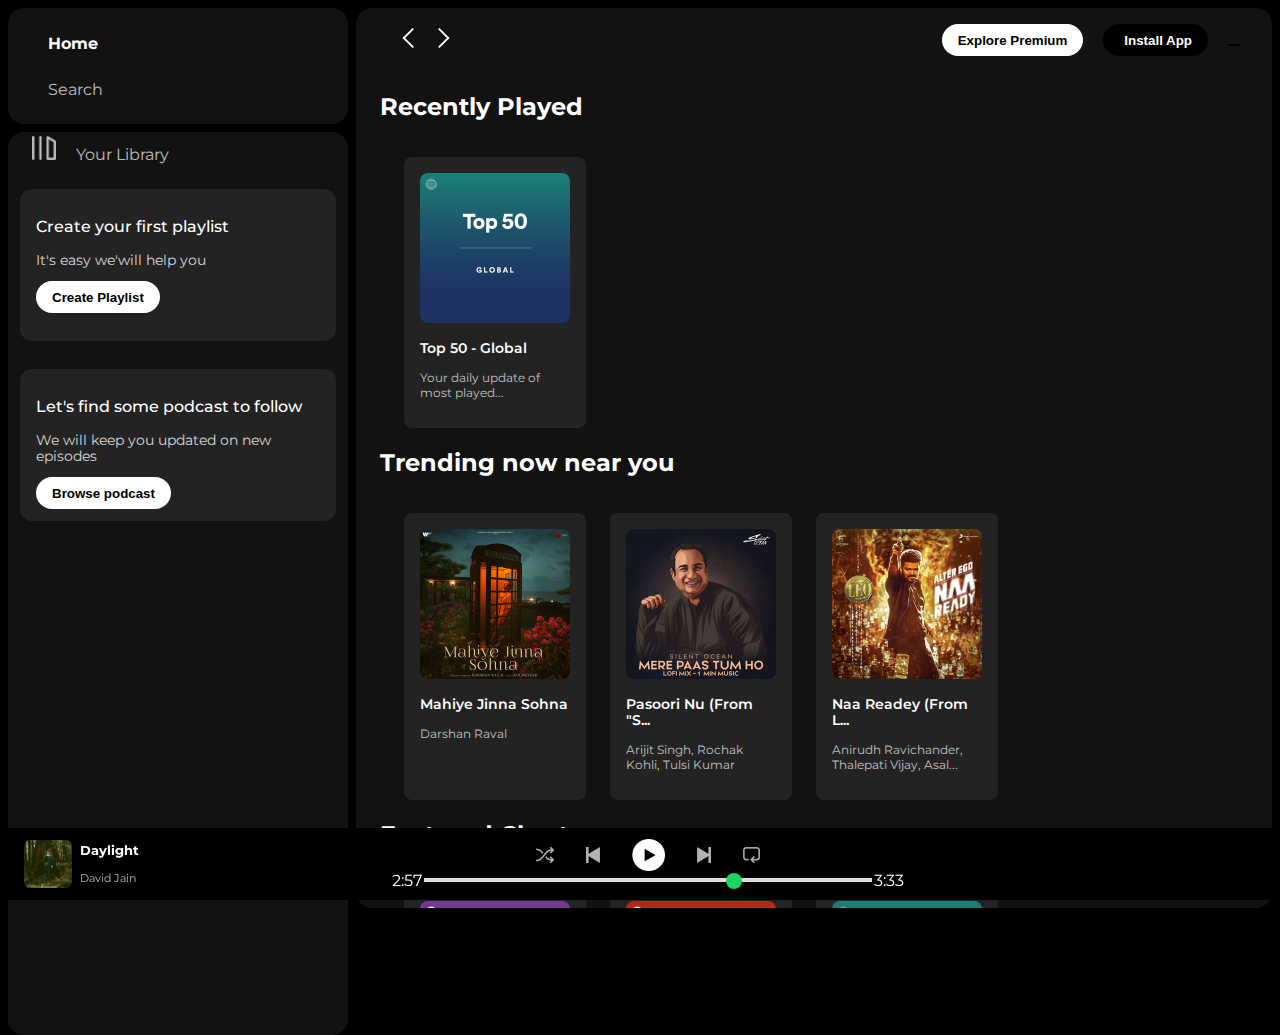
<file: index.html>
<!DOCTYPE html>
<html lang="en">
<head>
    <meta charset="UTF-8">
    <meta name="viewport" content="width=device-width, initial-scale=1.0">
    <link rel="stylesheet" href="https://cdnjs.cloudflare.com/ajax/libs/font-awesome/6.4.0/css/all.min.css" integrity="sha512-iecdLmaskl7CVkqkXNQ/ZH/XLlvWZOJyj7Yy7tcenmpD1ypASozpmT/E0iPtmFIB46ZmdtAc9eNBvH0H/ZpiBw==" crossorigin="anonymous" referrerpolicy="no-referrer" />
    <!-- font awesome main jitne bhi icon hain usko link krne ke liye -->
    <link rel="icon" href="./Icons/logo.png">
    <title>Spotify - Web Player: Music for everyone</title>
    <link rel="stylesheet" href="style.css">
    <!-- google fonts linking open -->
    <link rel="preconnect" href="https://fonts.googleapis.com">
    <link rel="preconnect" href="https://fonts.gstatic.com" crossorigin>
    <link href="https://fonts.googleapis.com/css2?family=Montserrat:wght@300;400;500;600;700&family=Poppins&family=Roboto:wght@300&display=swap" rel="stylesheet">
    <!-- google fonts linking close -->
</head>
<body>
    <div class="main">
        <div class="sidebar">
            <div class="nav">



                <div class="nav-option" style="opacity: 1;">
                    <!-- icon -->
                    <i class="fa-solid fa-house"></i>
                    <!-- opcity 1 for bright icon bar -->
                    <a href="#"><b>Home</b></a>
                </div>


               <div class="nav-option">
                     <!-- icon -->
                     <i class="fa-solid fa-magnifying-glass"></i>
                     <a href="#">Search</a>
                </div>



            </div>
                                                        <!-- nav option home and search box end -->


            <div class="library">
                <div class="options">


                    
                    <div class="lib-option nav-option">
                        <!-- nav option to get hower effect -->
                        <!-- adding image expect of icon -->
                        <img src="./Icons/library_icon.png" alt="Sher internet file error">
                        <!-- opcity 1 for bright icon bar -->
                        <a href="#">Your Library</a>
                    </div>


                    <div class="icon">
                        <!-- icon -->
                        <i class="fa-solid fa-plus"></i>
                        <i class="fa-solid fa-arrow-right"></i>
                        <!-- opcity 1 for bright icon bar -->
                    </div>
                </div>  







<!-- boxes of playlist and podcast -->
                
                <div class="lib-boxes">
                    <div class="box">
                        <p class="box-p1">Create your first playlist</p>
                        <p class="box-p2">It's easy we'will help you</p>
                        <button class="badge">Create Playlist</button>
                    </div>


                    <div class="box">
                        <p class="box-p1">Let's find some podcast to follow</p>
                        <p class="box-p2">We will keep you updated on new episodes</p>
                        <button class="badge">Browse podcast</button>
                    </div>
                </div>
                
            </div>
        </div>
        <div class="main-content">
             <!-- navbar -->
            <div class="sticky-nav">
                <div class="sticky-nav-icons">
                    <img src="./Icons/backward_icon.png">
                    <img src="./Icons/forward_icon.png" class="hide">
                </div>
                <div class="sticky-nav-option">
                    <button class="badge nav-item hide">Explore Premium</button>
                <!-- download button -->
                <a href="https://play.google.com/store/apps/details?id=com.spotify.music&hl=en_IN&gl=US">
                    <button class="badge nav-item dark-badge"><i class="fa-regular fa-circle-down" style="margin-right: 5px;"></i>Install App</button>
                </a>    
                     <!-- margin between explore premium and installl aap icons by adding style margin left 5px in html -->
                     <a href="Login.html/index.html">
                        <button class="uuuu">
                            <i class="fa-regular fa-user"></i>
                         </button>
                     </a>
                     
                     
                </div>              
            </div>





            <!-- card dic -->
            <div class="cards">
                <h2>Recently Played</h2> 
                <div class="cards-container">
                    <div class="card">
                        <img src="./Icons/card1img.jpeg" class="card-img">
                        <p class="card-title">Top 50 - Global</p>
                        <p class="card-info">Your daily update of most played...</p>
                    </div>
                </div>


                <h2>Trending now near you</h2>
                <div class="cards-container">
                    <div class="card">
                        <img src="./Icons/card2img.jpeg" class="card-img">
                        <p class="card-title">Mahiye Jinna Sohna</p>
                        <p class="card-info">Darshan Raval</p>
                    </div>
                    <div class="card">
                        <img src="./Icons/card3img.jpeg" class="card-img">
                        <p class="card-title">Pasoori Nu (From "S...</p>
                        <p class="card-info">Arijit Singh, Rochak Kohli, Tulsi Kumar</p>
                    </div>
                    <div class="card">
                        <img src="./Icons/card4img.jpeg" class="card-img">
                        <p class="card-title">Naa Readey (From L...</p>
                        <p class="card-info">Anirudh Ravichander, Thalepati Vijay, Asal...</p>
                    </div>
                </div>
               

                <h2>Featured Charts</h2>
                <div class="cards-container">
                    <div class="card">
                        <img src="./Icons/card5img.jpeg" class="card-img">
                        <p class="card-title">Top Songs - Global</p>
                        <p class="card-info">Your weekly update of most played...</p>
                    </div>
                    <div class="card">
                        <img src="./Icons/card6img.jpeg" class="card-img">
                        <p class="card-title">Top Songs - India</p>
                        <p class="card-info">Your weekly update of most played...</p>
                    </div>
                    <div class="card">
                        <img src="./Icons/card1img.jpeg" class="card-img">
                        <p class="card-title">Top 50 - Global</p>
                        <p class="card-info">Your daily update of most played...</p>
                    </div>
                </div>
                <div class="footer">
                    <div class="line"></div>
                </div>
            </div>
        </div>
       






        <div class="music-player">




            <div class="album">
                <div class="album-l-side-icons">
                <!-- <img src="./Icons/daylight.jfif" alt="" class="sl"> -->                    
                        <img src="./Icons/daylight.jfif" class="album-icon">      
                        <!-- <img src="./Icons/card4img.jpeg" alt="">   -->
                        
                        <div class="iop">
                                <p><b>Daylight</b></p>
                                <p class="singer">David Jain</p>
                        </div>
                        <i class="fa-regular fa-heart"></i>
                        <i class="fa-light fa-box-archive"></i>
                             
                        
                        
                    
                </div>
            </div>
          




            <div class="player">
                <div class="player-controls">
                    <img src="./Icons/player_icon1.png" class="player-control-icon">
                    <img src="./Icons/player_icon2.png" class="player-control-icon">
                    <!-- opacity = 1  and  big height size increase  no font size because this is not font this is image-->
                    <img src="./Icons/player_icon3.png" class="player-control-icon" style="opacity: 1; height: 2rem;">
                    <img src="./Icons/player_icon4.png" class="player-control-icon">
                    <img src="./Icons/player_icon5.png" class="player-control-icon">                 
                </div>


                <div class="playback-bar">
                    <span class="current-time">2:57</span>
                    <input type="range" min="0" max="100" class="progress-bar" step="1" value="70">
                    <span class="tot-time">3:33</span>
                </div>
            </div>




            <div class="control">
                <!-- <i class="fa-regular fa-circle-play"></i>
                <i class="fa-regular fa-bars"></i>            
                <i class="fa-light fa-microphone-stand"></i> -->
                <!-- <button class="c-r"><i class="fa-regular fa-circle-play"></i></button>
                <button class="c-r"><i class="fa-regular fa-bars"></i></button>
                <button class="c-r"><i class="fa-regular fa-microphone-stand" style="color: #ffffff;"></i></button> -->
                <!-- <button class="c-r"><i class="fa-light fa-microphone-stand"></i></button> -->
                <!-- <label for="vo"><button class="c-r"><i class="fa-sharp fa-light fa-volume"></i></button></label>
                <input type="range" id="vo" min="0" max="100" value="50"> -->
                
                <i class="fa-solid fa-play"></i>
                
            </div>


        </div>   
    </div>
</body>
</html>
</file>
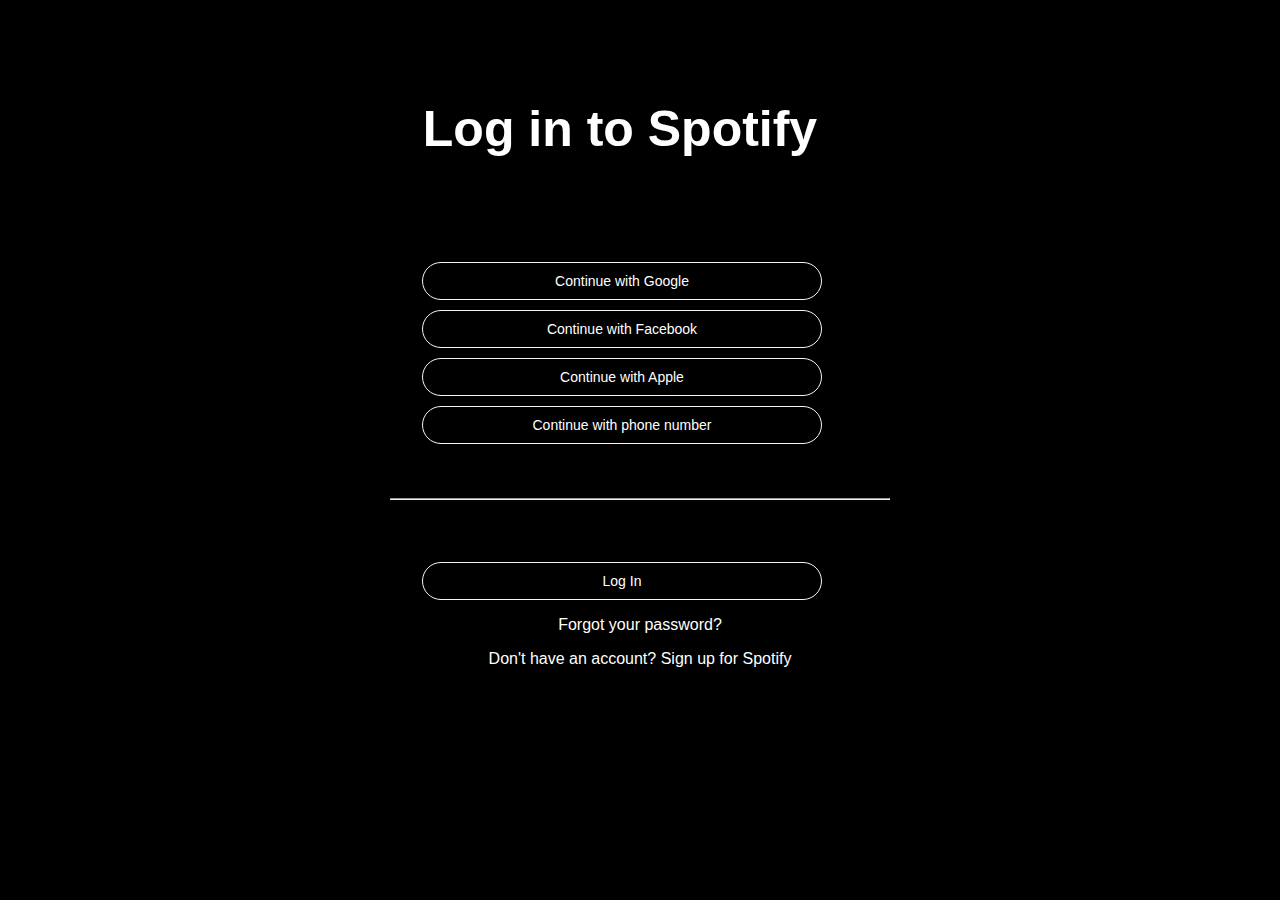
<file: Login.html/index.html>
<!DOCTYPE html>
<html lang="en">
<head>
    <meta charset="UTF-8">
    <meta name="viewport" content="width=device-width, initial-scale=1.0">
    <title>Login</title>
    <link rel="stylesheet" href="style.css">
</head>
<body>

    <div class="login-page">
        <h1 class="loghead">Log in to Spotify</h1>
        <br>
        <br>
        <br>
        <button class="login-button">Continue with Google</button>
        <button class="login-button">Continue with Facebook</button>
        <button class="login-button">Continue with Apple</button>
        <button class="login-button">Continue with phone number</button>
        <br>
        <br>
        <hr>
        <br>
        <br>
        <br>
        <form class="login-form">
            <!-- <h4>Email Or Username</h4>
          <input name="email" placeholder="Email or username">
          <br>
          <input type="password" name="password" placeholder="Password"> -->
          <button type="submit" class="login-button">Log In</button>
        </form>
        <p>Forgot your password?</p>
        <p>Don't have an account? Sign up for Spotify</p>
      </div> 
</body>
</html>
</file>
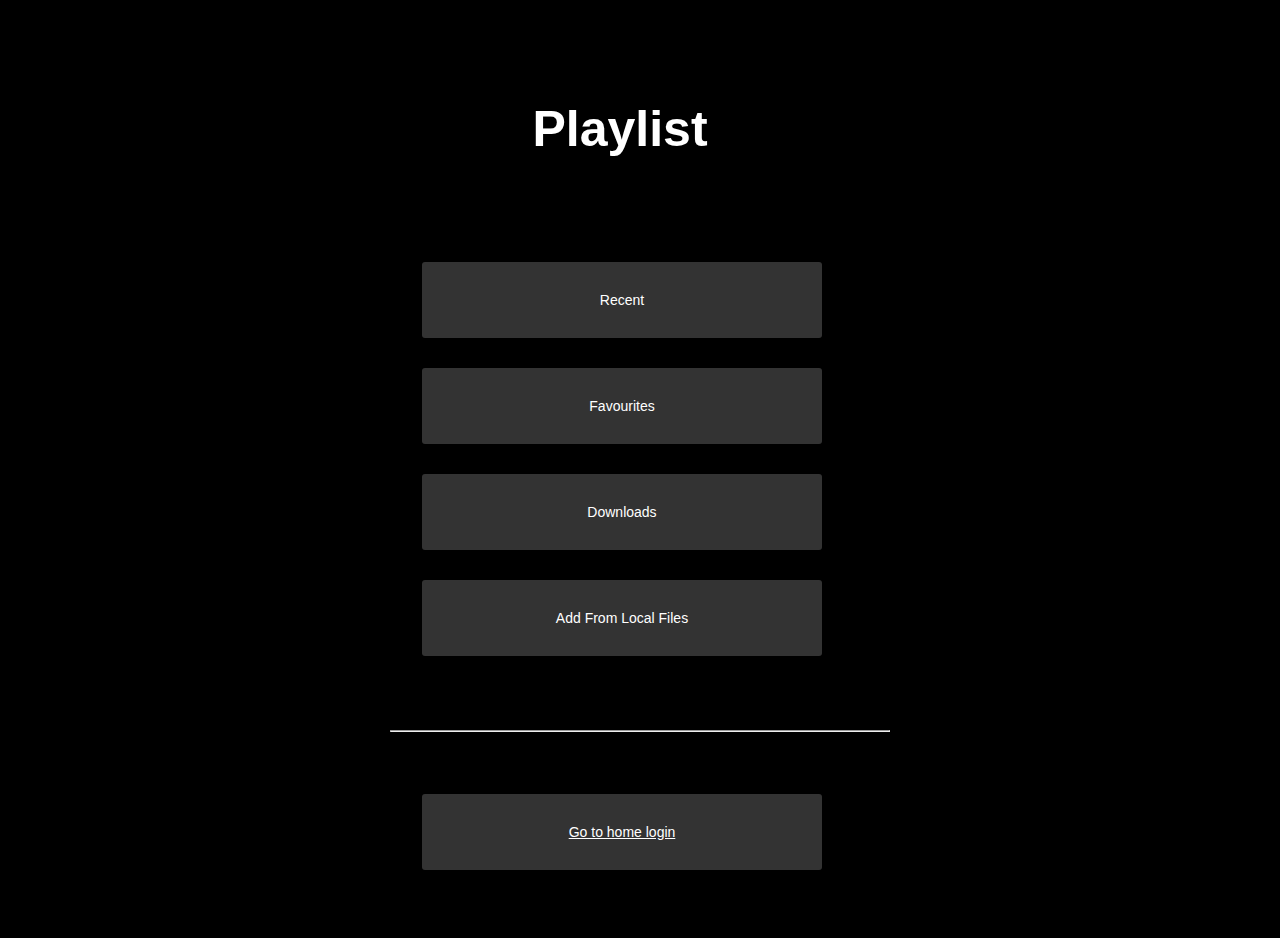
<file: playlist/plylii.html>
<!DOCTYPE html>
<html lang="en">
<head>
    <meta charset="UTF-8">
    <meta name="viewport" content="width=device-width, initial-scale=1.0">
    <title>Playlist</title>
    <link rel="stylesheet" href="plyli.css">
</head>
<body>

    <div class="login-page">
        <h1 class="loghead">Playlist</h1>
        <br>
        <br>
        <br>
        <button class="login-button">Recent</button>
        <button class="login-button">Favourites</button>
        <button class="login-button">Downloads</button>
        <button class="login-button">Add From Local Files </button>
        <br>
        <br>
        <hr>
        <br>
        <br>
        <br>
        <form class="login-form">
            <!-- <h4>Email Or Username</h4>
          <input name="email" placeholder="Email or username">
          <br>
          <input type="password" name="password" placeholder="Password"> -->
          <a href="index.html">
            <button type="submit" class="login-button">Go to home login</button>
          </a>
          
        </form>
        <!-- <p>Forgot your password?</p>
        <p>Don't have an account? Sign up for Spotify</p> -->
      </div> 
</body>
</html>
</file>
<file: style.css>
body {
    font-family: 'Montserrat', sans-serif;
/* font-family: 'Poppins', sans-serif;
font-family: 'Roboto', sans-serif; */
/* added fonts */


margin: 0px;
/* for removing extra space on webpage or to use full webpage */


background-color: black;
color: white;


overflow: hidden;
/* for stop scorrling  */
}

.uuuu {
    color: white;
    background-color: black;
    border: none;
    cursor: pointer;
}



.main {
    display: flex;
    height: 100vh;
    /* for giving height of website 100% */
    padding: 0.5rem;
}





.sidebar {
    background-color: black;
    width: 340px;
    border-radius: 1rem;
    /* 1 rem + 16 px */
    margin-right: 0.5rem;
}





.main-content {
    background-color: #121212;
    flex: 1;
    /* to all remaining space */
    border-radius: 1rem;
    /* 1 rem + 16 px */
    overflow: auto;
    /* scrollable */
    padding: 0 1.5rem 0 1.5rem;
}





.music-player {
    background-color: black;
    position: fixed;
    /* position fixed in bottom */
    bottom: 0;          
       /* position in bottom 0 or 0 px ?*/
       width: 100%;
       height: 72px;
       /* height and width of box */
}





a {
    text-decoration: none;
    color: white;
}





.nav {
    background-color: #121212;
    border-radius: 1rem;
    display: flex;
    flex-direction: column;
    justify-content: center;
    /* to show content in center of coloumn because of flez column */
    height: 100px;
    padding: 0.5rem 0.75rem;
    /* padding height 8px=0.5rem width 12px */
}





.nav-option {
    line-height: 2.5rem;
    /* 2.5 rem = 40px */
    opacity: 0.7;
    /* for brightning */
    padding: 0.1rem 0.75rem;
    /* 0.5 rem = 8px , 0.75 is for left reight movement*/
}


.nav-option:hover {
    /* for bright icon home and serch bar */
    opacity: 1;
}


.nav-option i {
    font-size: 1.25rem;
    /* 20px */
}


.nav-option a {
    font-size: 1rem;
    /* 16px */
    margin-left: 1rem;
}





.library {
    background-color: #121212;
    border-radius: 1rem;
    height: 100%;
    /* height: 34.5rem; */
  
    /* margin: 0.5rem 0.5rem 0.5rem 0.5rem; */
    /* work as grid space */

    margin-top
    
    
    
    
    
    
    : 0.5rem;
    padding: 0.1rem 0.75rem;
    /* 0.5 rem = 8px , 0.75 is for left reight movement*/
}


.options {
    display: flex;
    justify-content: space-between;
    align-items: center;    

    /* margin: 0.5rem 0.5rem 0.5rem 0.5rem; */
    /* work as grid space */

}


.lib-option img{
    height: 1.5rem;
    width: 1.5rem;
}


.icon {
    font-size: 1.25rem;
    display: flex;
}
.icon i {   
    opacity: 0.7;
    margin: 0.7rem;
}
.icon i:hover {
    opacity: 1;
}




.box {
    background-color: #232323;
    height: 8rem;
    border-radius: 0.75rem;
    margin: 0.75rem 0 1.75rem 0;
    padding: 0.75rem 1rem;
}


.box-p1 {
    font-size: 1rem;
    font-weight: 500;
}


.box-p2 {
    font-size: 0.85rem;
    opacity: 0.8;
}


.badge {
    background-color: white;
    border: none;
    border-radius: 100px;
    padding: 0.25rem 1rem;
    font-weight: 700;
    height: 2rem;
    width: fit-content;
    /* for fittinf content in box */
}




.sticky-nav {
    position: sticky;
    top: 0;
    /* always give position for sticky bar */
    background-color: #121212;
    display: flex;
    justify-content: space-between;
    align-items: center;
    /* for centering items in center or centering text in center */
    padding: 1rem 0.5rem 1rem 0.5rem;
    z-index: 10;
    /* to remmove overlapping on navigation bar */
}   


.sticky-nav-icons img {
    margin-left: 0.5rem; 
}


.sticky-nav-options {
    display: flex;
    justify-content: center;
    align-items: center;
}


.nav-item {
    margin-right: 1rem;
}


.dark-badge {
    background-color: black;
    color: white;
}





/* media quries responsiveness */
@media (max-width: 1000px) {
    .hide {
        display: none;
    }
}





.card {
    background-color: #232323;
    width: 150px;
    border-radius: 0.5rem;
    padding: 1rem;
    margin-left: 1.5rem;
    margin-top: 1rem;
}


.cards-container {
    display: flex;
    /* justify-content: space-between  ; */
    flex-wrap: wrap;
}


.card-img {
    width: 100%;
    /* card ke width main laane ke liye width 100% kiye */
    border-radius: 0.5rem;
}


.card-title {
    font-weight: 600;
    font-size: 0.85rem;
}
.card-info{
    font-size: 0.85rem;
    opacity: 0.7;
    font-size: 0.75rem;
}





.footer {
    height: 300px;
    /* footer space */
    display: flex;
    align-items: center;
    justify-content: center;
}


.line {
    width: 90%;
    height: 50%;
    border-top: solid white;
    opacity: 0.4;
}






                                                                    /* music bar */


    /* display: flex;   */
    /* justify-content: space-between; */


/* album control */
/* .sl {
    border-radius: 0.5rem;
    width: 50px;
    padding: 0.7rem;
}


 */

/* right control */
/* .c-r {
    color: white;
    background-color: black;
    border: none;
}

#vo {
    color: white;
}


.control {
    padding-right: 1rem;
} */



.music-player {
    display: flex;
    justify-content: space-between;
    align-items: center;
    
}



.album {
    width: 25%;
}
.player {
    width: 50%;
}
.control {
    width: 25%;
}


.player-controls {
    display: flex;
    justify-content: center;
    align-items: center;
}


.player-control-icon {
    height: 1rem;
    padding: 2rem 1rem 0 1rem;
    opacity: 0.7;
}
.player-control-icon:hover {
    opacity: 1;
}


.playback-bar {
    display: flex;
    justify-content: center;
    align-items: center;
    /* margin: 0 0 2rem 9rem;
    width: 60%; */
    padding: 0 0 2rem 0;
}

.progress-bar {
    width: 70%;
    appearance: none;
    /* for no background color=========================================================CUSTOMIZE============================= */
    background-color: transparent;
    /* FOR HAND ICON USER FRIENDLY EXXPER  experience */
    cursor: pointer;

}



/* styling track wwwwwwwwwwwwwwwwwwwwwwwwwwwwwooooooooooooooooooooooooooooooooowwwwwwwwwwwwwwwwwwwwwwwwwwwwwwwwwwwwww */
.progress-bar::-webkit-slider-runnable-track {
    background-color: #ddd;
    height: 0.2rem;  
}
/* thumb thumbbbbbbbbbbbbbbbbbbbbbbbbbbbbbbbbbbb rr*/
.progress-bar::-webkit-slider-thumb {
    appearance: none;
    background-color: #1bd760;
    height: 1rem;
    width: 1rem;
    border-radius: 50%;
    margin-top: -5.7px;
}



/* self practice ---------------------------------------------------------------------------------------------------- */
.album-icon {
    height: 3rem;
    border-radius: 0.4rem;
    margin-left: 1rem;
   
}


.album-l-side-icons {
    display: flex;
    justify-content: left;
    align-items: center;
}
.iop {
    /* margin: 0; */
    font-size: 0.8rem;
    padding-left: 0.5rem;
    
}


.singer {
    opacity: 0.7;
    margin-bottom: 0.8rem; 
    font-size: 0.70rem;
}



.fa-heart {
    padding-left: 1.8rem;
}


.fa-box-archive {
    padding-left: 0.8rem;
}




.control {
    display: flex;
    justify-content: right;
    align-items: center;
}
</file>
<file: Login.html/style.css>
.login-page {
    width:500px;
    margin: 0 auto;
    text-align: center;
    padding-bottom: 30px;
  }
  
  .login-button {
    display: block;
    width: 80%;
    padding: 10px 30px 10px 30px;
    background-color: #333;
    color: #fff;
    border: none;
    text-align: center;
    
    /* text-transform: uppercase; */
    font-size: 14px;
    margin-left: 32px;
    margin-bottom: 10px;
  }
  
  .login-form {
    width: 100%;
    
    /* border-radius: 1px solid black; */
  }

  .email{
    border-radius: 2px solid white;
  }
  
  /* .login-form input[type="text"],
  .login-form input[type="password"] {
    width: 100%;
    padding: 10px;
    margin-bottom: 10px;
  } */


  .loghead{
    margin: 100px 50px 50px 10px;
    font-size: 50px;
  }



*{
    background-color: black;
    color: white;
    font-family: sans-serif;
}

.login-button{
    cursor: pointer;
    border-radius: 300px;
    background-color: black;
    border: 1px solid whitesmoke;   
}
</file>
<file: playlist/plyli.css>
.login-page {
    width:500px;
    margin: 0 auto;
    text-align: center;
    padding-bottom: 30px;
  }

  
  .login-form {
    width: 100%;
    
    /* border-radius: 1px solid black; */
  }

  .email{
    border-radius: 2px solid white;
  }
  
  /* .login-form input[type="text"],
  .login-form input[type="password"] {
    width: 100%;
    padding: 10px;
    margin-bottom: 10px;
  } */


  .loghead{
    margin: 100px 50px 50px 10px;
    font-size: 50px;
  }



*{
    background-color: black;
    color: white;
    font-family: sans-serif;
}

.login-button{
    cursor: pointer;
    border-radius: 3px;
    background-color: black;
    border: 1px solid whitesmoke;   
    /* font-size: 1px; */
    font-size: 20%;
}  

  
.login-button {
    display: block;
    width: 80%;
    padding: 30px 10px 30px;
    background-color: #333;
    color: #fff;
    border: none;
    text-align: center;
    
    /* text-transform: uppercase; */
    font-size: 14px;
    margin-left: 32px;
    margin-bottom: 10px;
    margin-bottom: 30px;
  }
</file>
